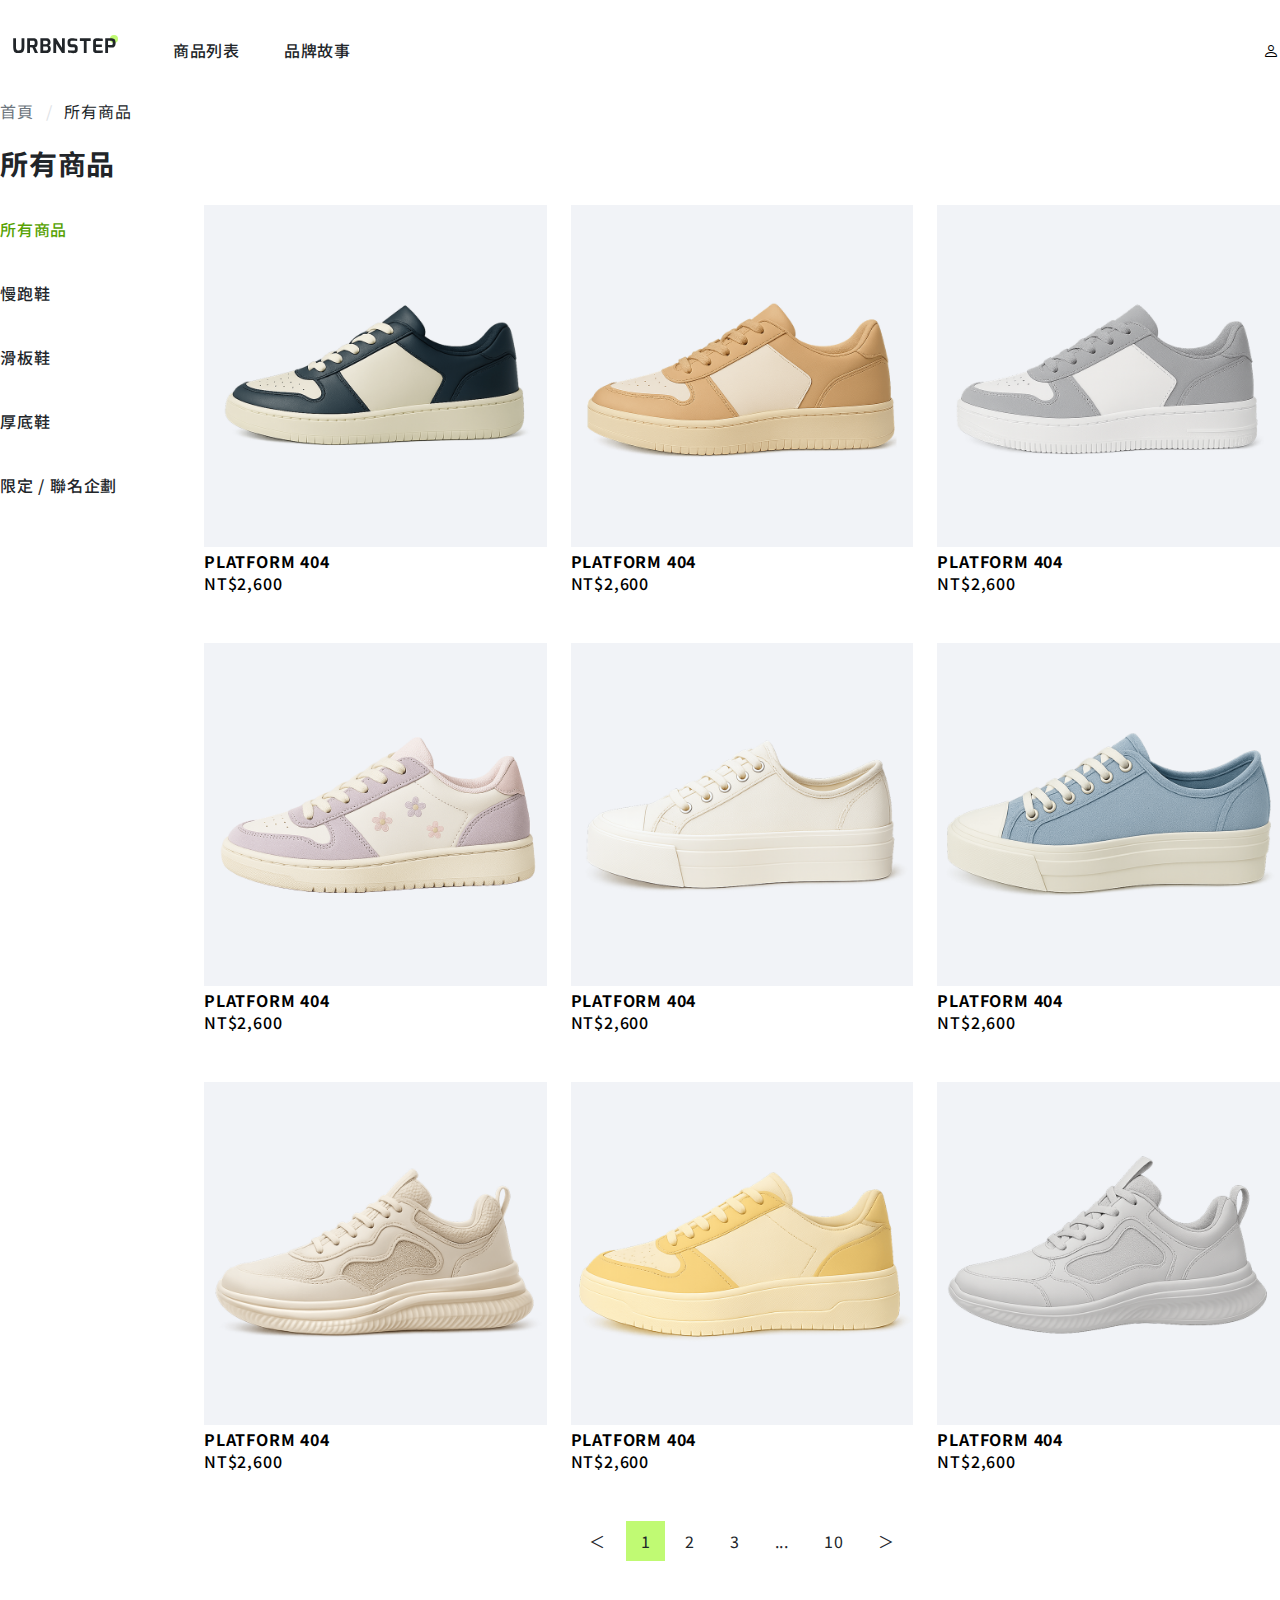
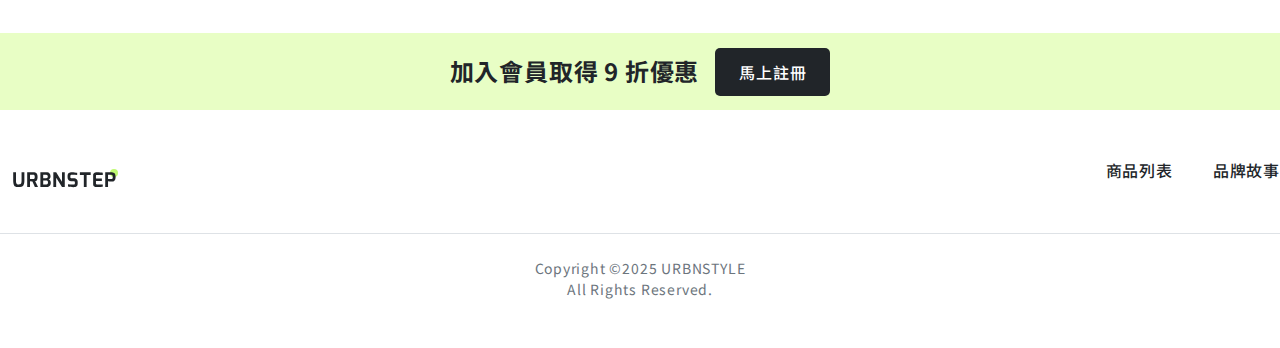
<file: index.html>
<!DOCTYPE html>
<html lang="en">
<head>
    <meta charset="UTF-8">
    <meta name="viewport" content="width=device-width, initial-scale=1.0">
    <title>品牌介紹頁</title>
    <link rel="stylesheet" href="style.css">
    <link rel="stylesheet" href="https://cdn.jsdelivr.net/npm/bootstrap-icons@1.11.3/font/bootstrap-icons.min.css">
    <link rel="preconnect" href="https://fonts.googleapis.com">
    <link rel="preconnect" href="https://fonts.gstatic.com" crossorigin>
    <link href="https://fonts.googleapis.com/css2?family=Noto+Sans+TC:wght@100..900&display=swap" rel="stylesheet">

</head>
<body>
 <div class="header">
    <ul class="header-lift">
      <li><img src="img/logo.svg" alt="logo"></li>
      <li><a href="#">商品列表</a></li>
      <li><a href="#">品牌故事</a></li>
    </ul>
    <div class="person">
      <a href="#">
        <i class="bi bi-person"></i>
      </a>
    </div>
 </div>
 <div class="content">
  <div class="small-title">
    <ul>
      <li class="box1"><a href="#">首頁</a></li>
      <li class="box2">/</li>
      <li class="box3"> <a href="#">所有商品</a></li>
    </ul>
  </div>
  <h2 class="big-title">所有商品</h2>
  <div class="main">
    <ul class="main-lift">
      <li  class="green"><a href="#">所有商品</a></li>
      <li><a href="#">慢跑鞋</a></li>
      <li><a href="#">滑板鞋</a></li>
      <li><a href="#">厚底鞋</a></li>
      <li><a href="#">限定 / 聯名企劃</a></li>
    </ul>
    <div class="main-right">
    <ul class="item">
      <li><a href="merchandise.html"><img src="img/product.png" alt=""></a><h2>PLATFORM 404</h2><p>NT$2,600</p></li>
      <li><a href="#"><img src="img/product-1.png" alt=""></a><h2>PLATFORM 404</h2><p>NT$2,600</p></li>
      <li><a href="#"><img src="img/product-2.png" alt=""></a><h2>PLATFORM 404</h2><p>NT$2,600</p></li>
      <li><a href="#"><img src="img/product-3.png" alt=""></a><h2>PLATFORM 404</h2><p>NT$2,600</p></li>
      <li><a href="#"><img src="img/product-4.png" alt=""></a><h2>PLATFORM 404</h2><p>NT$2,600</p></li>
      <li><a href="#"><img src="img/product-5.png" alt=""></a><h2>PLATFORM 404</h2><p>NT$2,600</p></li>
      <li><a href="#"><img src="img/product-6.png" alt=""></a><h2>PLATFORM 404</h2><p>NT$2,600</p></li>
      <li><a href="#"><img src="img/product-7.png" alt=""></a><h2>PLATFORM 404</h2><p>NT$2,600</p></li>
      <li><a href="#"><img src="img/product-8.png" alt=""></a><h2>PLATFORM 404</h2><p>NT$2,600</p></li>
      

  
    </ul>
    <div class="page">
          <a href="#">＜</a>
          <a href="#" class="page-green">1</a>
          <a href="#">2</a>
          <a href="#">3</a>
          <a href="#">...</a>
          <a href="#">10</a>
          <a href="#">＞</a>
        </div>
    </div>
  </div>
 </div>
 <div class="footer">
  <ul>
    <li class="text">加入會員取得 9 折優惠</li>
    <li class="register"><a href="#">馬上註冊</a></li>
  </ul>
</div>
 <div class="end">
  <div class="end-img">
    <img src="img/logo.svg" alt="">
  </div>
  <ul class="end-list">
    <li class="end-list-lift"><a href="#">商品列表</a></li>
    <li><a href="#">品牌故事</a></li>
  </ul>
 </div>
 <div class="last">
  <p>Copyright ©2025 URBNSTYLE</p>
  <p>All Rights Reserved.</p>
 </div>
</body>
 </html>
</file>
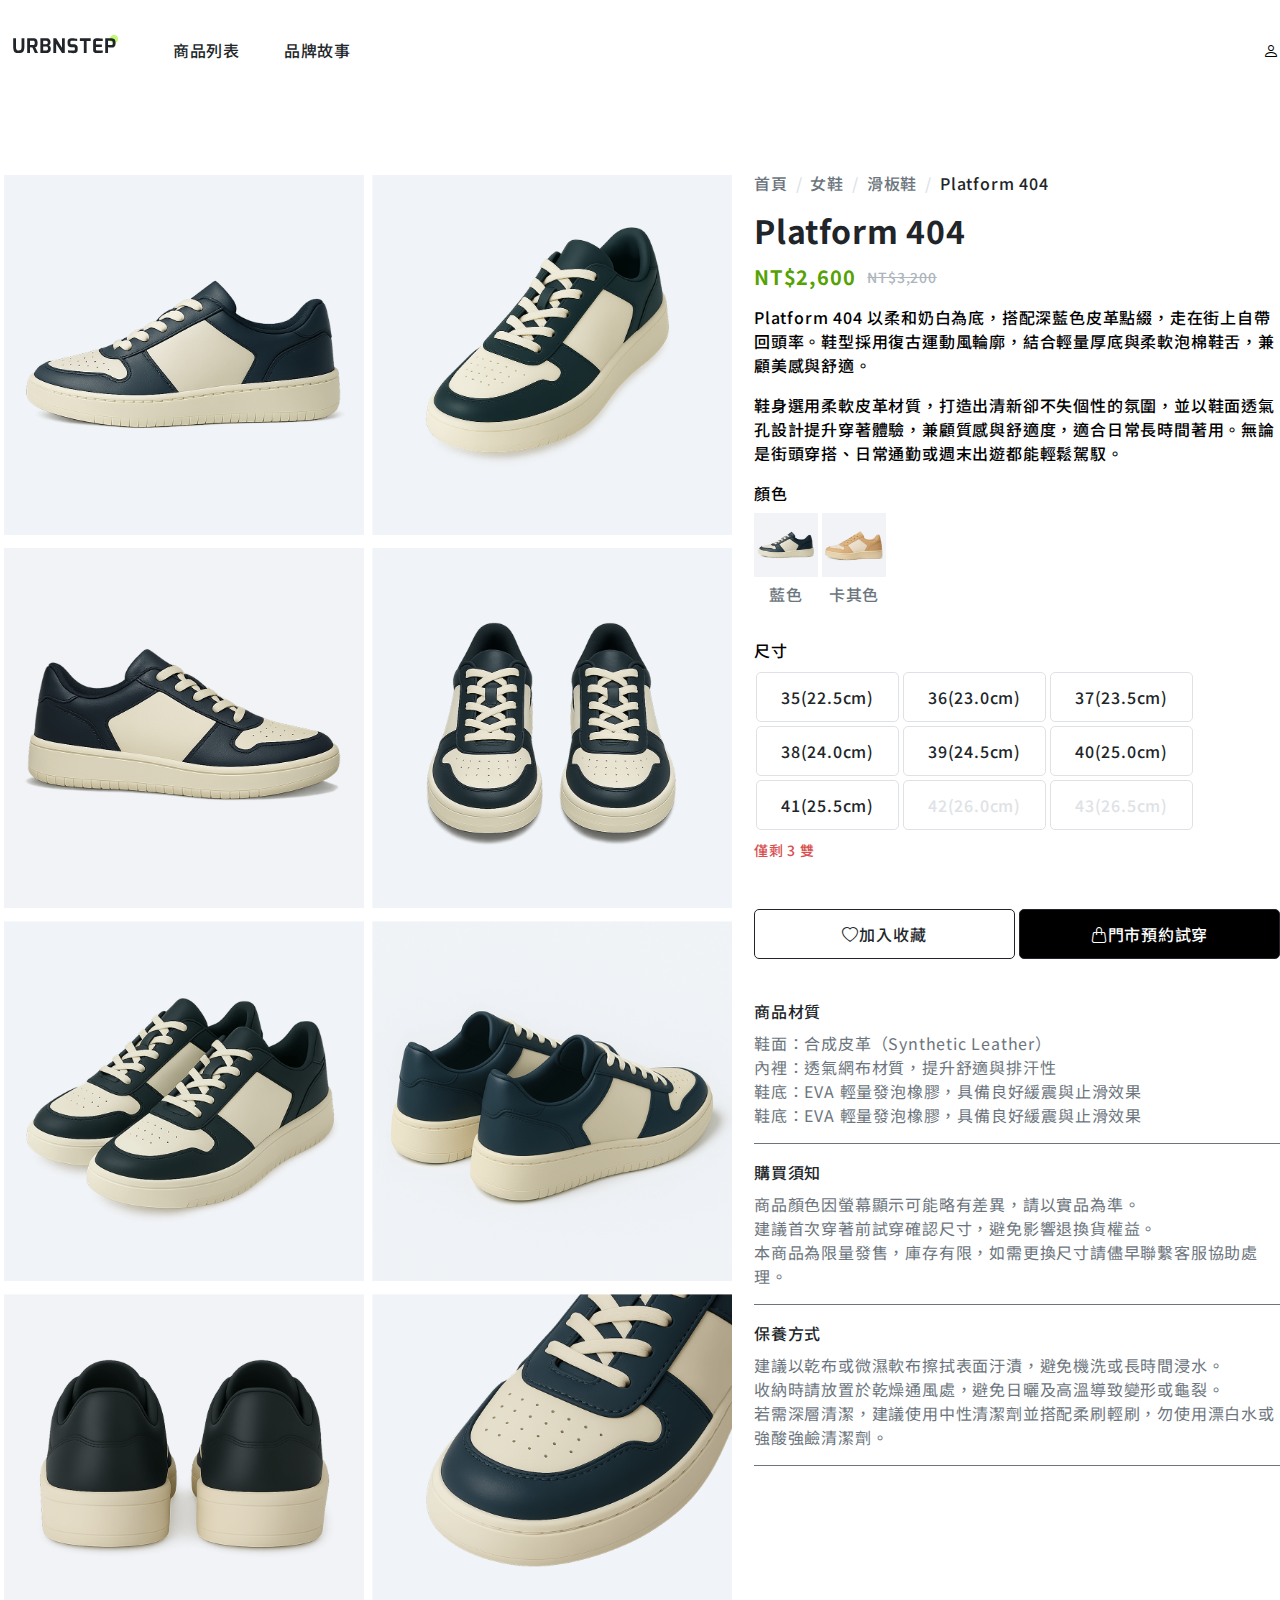
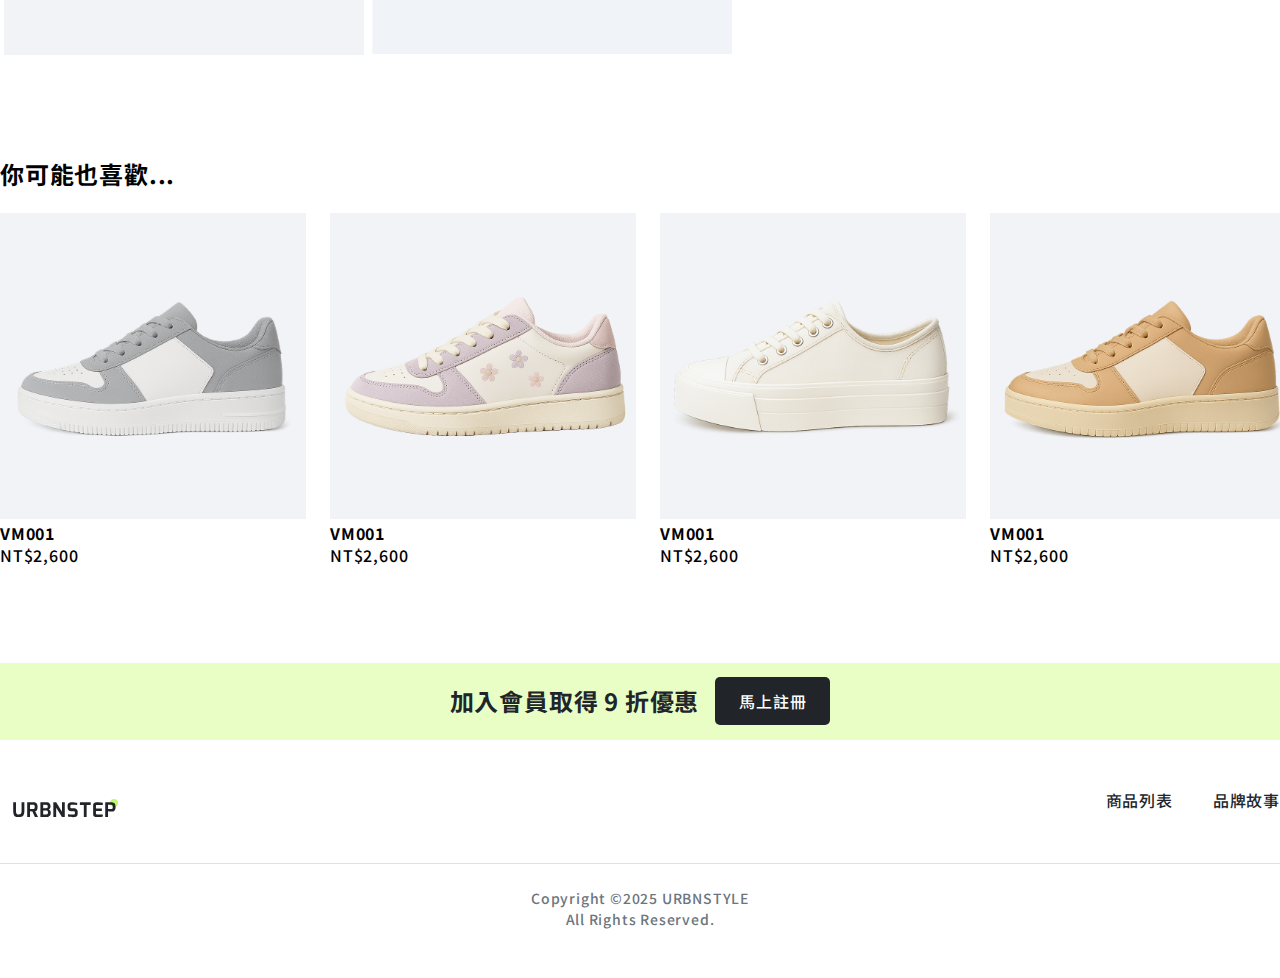
<file: merchandise.html>
<!DOCTYPE html>
<html lang="en">
<head>
    <meta charset="UTF-8">
    <meta name="viewport" content="width=device-width, initial-scale=1.0">
    <title>品牌產品列表頁</title>
    <link rel="stylesheet" href="/style2.css">
    <link rel="stylesheet" href="https://cdn.jsdelivr.net/npm/bootstrap-icons@1.11.3/font/bootstrap-icons.min.css">
    <link rel="preconnect" href="https://fonts.googleapis.com">
    <link rel="preconnect" href="https://fonts.gstatic.com" crossorigin>
    <link href="https://fonts.googleapis.com/css2?family=Noto+Sans+TC:wght@100..900&display=swap" rel="stylesheet">
</head>
<body>
    <div class="header">
    <ul class="header-lift">
      <li><img src="img/logo.svg" alt="logo"></li>
      <li><a href="#">商品列表</a></li>
      <li><a href="#">品牌故事</a></li>
    </ul>
    <div class="person">
      <a href="#">
        <i class="bi bi-personbi bi-person"></i>
      </a>
    </div>
 </div>
 <div class="content">
  <div class="main">
    <div class="main-lift">
        <ul>
            <li><img  src="img/image.png" alt="products-img"></li>
            <li><img src="img/image-1.png" alt="products-img"></li>
            <li><img src="img/image-2.png" alt="products-img"></li>
            <li><img src="img/image-3.png" alt="products-img"></li>
            <li><img src="img/image-4.png" alt="products-img"></li>
            <li><img src="img/image-5.png" alt="products-img"></li>
            <li><img src="img/image-6.png" alt="products-img"></li>
            <li><img src="img/image-7.png" alt="products-img"></li>
        </ul>
    </div>
    <div class="main-right">
        <div class="choose">
            <ul>
                <li><a href="#" >首頁</a></li>
                <li class="white">/</li>
                <li><a href="#" >女鞋</a></li>
                <li class="white">/</li>
                <li><a href="#">滑板鞋</a></li>
                <li class="white">/</li>
                <li ><a href="#" class="black">Platform 404</a></li>
            </ul>
        </div>
        <h2>Platform 404</h2>
        <ul class="price">
          <li class="sale">NT$2,600</li>
          <li class="o-p">NT$3,200</li>
        </ul>
        <p class="text">Platform 404 以柔和奶白為底，搭配深藍色皮革點綴，走在街上自帶回頭率。鞋型採用復古運動風輪廓，結合輕量厚底與柔軟泡棉鞋舌，兼顧美感與舒適。</p>
        <p class="text">鞋身選用柔軟皮革材質，打造出清新卻不失個性的氛圍，並以鞋面透氣孔設計提升穿著體驗，兼顧質感與舒適度，適合日常長時間著用。無論是街頭穿搭、日常通勤或週末出遊都能輕鬆駕馭。</p>
        <h3>顏色</h3>
        <ul class="color">
            <li><img src="/img/product.png" alt=""><p>藍色</p></li>
            <li><img src="/img/product-1.png" alt=""><p>卡其色</p></li>
        </ul>
        <h3>尺寸</h3>
        <ul class="size">
          <li><a href="#">35(22.5cm)</a></li>
          <li><a href="#">36(23.0cm)</a></li>
          <li><a href="#">37(23.5cm)</a></li>
          <li><a href="#">38(24.0cm)</a></li>
          <li><a href="#">39(24.5cm)</a></li>
          <li><a href="#">40(25.0cm)</a></li>
          <li><a href="#">41(25.5cm)</a></li>
          <li><a href="#" class="none">42(26.0cm)</a></li>
          <li><a href="#" class="none">43(26.5cm)</a></li>
        </ul>
        <p class="sku">僅剩 3 雙</p>
        <ul class="try">
          <li><a href="#" class="box1"><i class="bi bi-heart pr-8 ">加入收藏</i></a></li>
          <li><a href="#" class="box2"><i class="bi bi-handbag pr-8">門市預約試穿</i></a></li>
        </ul>
        <div class="data">
          <ul class="material">
          <li class="subtitle">商品材質</li>
          <li>鞋面：合成皮革（Synthetic Leather）</li>
          <li>內裡：透氣網布材質，提升舒適與排汗性</li>
          <li>鞋底：EVA 輕量發泡橡膠，具備良好緩震與止滑效果</li>
          <li>鞋底：EVA 輕量發泡橡膠，具備良好緩震與止滑效果</li>
        </ul>
        <ul class="notice">
          <li class="subtitle">購買須知</li>
          <li>商品顏色因螢幕顯示可能略有差異，請以實品為準。</li>
          <li>建議首次穿著前試穿確認尺寸，避免影響退換貨權益。</li>
          <li>本商品為限量發售，庫存有限，如需更換尺寸請儘早聯繫客服協助處理。</li>
        </ul>
        <ul class="maintenance">
          <li class="subtitle">保養方式</li>
          <li>建議以乾布或微濕軟布擦拭表面汙漬，避免機洗或長時間浸水。</li>
          <li>收納時請放置於乾燥通風處，避免日曬及高溫導致變形或龜裂。</li>
          <li>若需深層清潔，建議使用中性清潔劑並搭配柔刷輕刷，勿使用漂白水或強酸強鹼清潔劑。</li>
        </ul>
        
        </div>
    </div>
  </div>
      <div class="maybe">
      <h2>你可能也喜歡...</h2>
      <ul class="Recommended">
        <li><a href="#"><img src="/img/product-2.png" alt="img"></a><h4>VM001</h4><p>NT$2,600</p></li>
        <li><a href="#"><img src="/img/product-3.png" alt="img"></a><h4>VM001</h4><p>NT$2,600</p></li>
        <li><a href="#"><img src="/img/product-4.png" alt="img"></a><h4>VM001</h4><p>NT$2,600</p></li>
        <li><a href="#"><img src="/img/product-1.png" alt="img"></a><h4>VM001</h4><p>NT$2,600</p></li>
      </ul>
    </div>
</div>
 <div class="footer">
  <ul>
    <li class="text">加入會員取得 9 折優惠</li>
    <li class="register"><a href="#">馬上註冊</a></li>
  </ul>
</div>
 <div class="end">
  <div class="end-img">
    <img src="img/logo.svg" alt="">
  </div>
  <ul class="end-list">
    <li class="end-list-lift"><a href="#">商品列表</a></li>
    <li><a href="#">品牌故事</a></li>
  </ul>
 </div>
 <div class="last">
  <p>Copyright ©2025 URBNSTYLE</p>
  <p>All Rights Reserved.</p>
 </div>
</body>
</html>
</file>
<file: style.css>
/* http://meyerweb.com/eric/tools/css/reset/ 
   v2.0 | 20110126
   License: none (public domain)
*/

html, body, div, span, applet, object, iframe,
h1, h2, h3, h4, h5, h6, p, blockquote, pre,
a, abbr, acronym, address, big, cite, code,
del, dfn, em, img, ins, kbd, q, s, samp,
small, strike, strong, sub, sup, tt, var,
b, u, i, center,
dl, dt, dd, ol, ul, li,
fieldset, form, label, legend,
table, caption, tbody, tfoot, thead, tr, th, td,
article, aside, canvas, details, embed, 
figure, figcaption, footer, header, hgroup, 
menu, nav, output, ruby, section, summary,
time, mark, audio, video {
	margin: 0;
	padding: 0;
	border: 0;
	font-size: 100%;
	font: inherit;
	vertical-align: baseline;
}
/* HTML5 display-role reset for older browsers */
article, aside, details, figcaption, figure, 
footer, header, hgroup, menu, nav, section {
	display: block;
}
body {
	line-height: 1;
}
ol, ul {
	list-style: none;
}
blockquote, q {
	quotes: none;
}
blockquote:before, blockquote:after,
q:before, q:after {
	content: '';
	content: none;
}

table {
	border-collapse: collapse;
	border-spacing: 0;
}
body{
    line-height: 1.5;
	letter-spacing: 0.05em;
	font-family: "Noto Sans TC", sans-serif;
}
a{
	text-decoration: none;
}
.header{
	max-width:1296px;
	margin: 0 auto;
	display: flex;
	justify-content: space-between;
	align-items: center;
	margin-top: 24px;
}
.header-lift{
	width: 351px;
	display: flex;
	align-items: center;
	justify-content: space-between;
	font-weight: 500;

}
.header-lift li a{
	color: #212529;
}
.person i{
	color:black;
}
.content{
	max-width: 1296px;
	margin: 0 auto;
}
.main{
	display: flex;
	justify-content: space-between;
}
.main-lift{
	width: 196px;
}
.small-title ul{
	display: flex;
	margin: 24px 0px;
}
.box1 a{
	color: #6C757D;
}
.box2{
	color: #DEE2E6;
	padding: 0px 12px;
}
.box3 a{
	color: #212529;
}
.big-title {
	font-size: 28px;
	color: #212529;
	font-weight: 700;
	line-height: 1.2;
	margin-bottom: 24px;
}
.main-lift li{
	padding: 12px 0px;
	margin-bottom: 16px;
}
.main-lift a{
	color: #212529;
	font-weight: 500;
}
.main-lift a:hover{
	color: #57A203;
}
.green a{
	color: #57A203;
}
.item{
	max-width: 1076px;
	display: flex;
	justify-content: space-between;
	flex-wrap: wrap;
}

.item img{
	
	width: 342.67px;
}
.item h2{
	line-height: 1.2;
	font-weight: 700;
}
.item p{
	font-weight: 500;
}
.item li{
	margin-bottom: 48px;
}
.page{
	max-width: 336px;
	margin: 0 auto;
	display: flex;
	justify-content: space-between;
	/* margin-top: 48px; */
	margin-bottom: 24px;
}
.page a{
	color: #212529;
	padding: 8px 15px;
}
.page a:hover{
	background-color: #C0FA73;
}
.page-green{
	background-color: #C0FA73;
}
.footer ul{
	display: flex;
	background: #E8FEC5;
	justify-content: center;
	align-items: center;
	padding: 24px 0px;
	margin: 48px 0px;
}
.footer .text{
	font-size: 24px;
	font-weight: 700;
	color: #212529;
	margin-right: 16px;
	line-height: 1.2;
}
.footer a{
	background-color: #212529;
	color: white;
	padding: 12px 24px;
	border-radius: 5px;
	font-weight: 500;
}
.end{
	max-width: 1296px ;
	display: flex;
	justify-content: space-between;
	margin: 0 auto;
	padding-bottom: 24px;
	border-bottom: 1px solid #DEE2E6;
}
.end-list{
	display: flex;
}
.end-list a{
	color:#212529 ;
	font-weight: 500;
}
.end-list-lift{
	margin-right: 40px;
}
.last{
	text-align: center;
	font-size: 14px;
	color: #6C757D;
	padding-top: 24px;
	padding-bottom: 48px;
}
</file>
<file: style2.css>
/* http://meyerweb.com/eric/tools/css/reset/ 
   v2.0 | 20110126
   License: none (public domain)
*/

html, body, div, span, applet, object, iframe,
h1, h2, h3, h4, h5, h6, p, blockquote, pre,
a, abbr, acronym, address, big, cite, code,
del, dfn, em, img, ins, kbd, q, s, samp,
small, strike, strong, sub, sup, tt, var,
b, u, i, center,
dl, dt, dd, ol, ul, li,
fieldset, form, label, legend,
table, caption, tbody, tfoot, thead, tr, th, td,
article, aside, canvas, details, embed, 
figure, figcaption, footer, header, hgroup, 
menu, nav, output, ruby, section, summary,
time, mark, audio, video {
	margin: 0;
	padding: 0;
	border: 0;
	font-size: 100%;
	font: inherit;
	vertical-align: baseline;
}
/* HTML5 display-role reset for older browsers */
article, aside, details, figcaption, figure, 
footer, header, hgroup, menu, nav, section {
	display: block;
}
body {
	line-height: 1;
}
ol, ul {
	list-style: none;
}
blockquote, q {
	quotes: none;
}
blockquote:before, blockquote:after,
q:before, q:after {
	content: '';
	content: none;
}
table {
	border-collapse: collapse;
	border-spacing: 0;
}
body{
    line-height: 1.5;
	letter-spacing: 0.05em;
	font-weight: 500;
	font-family: "Noto Sans TC", sans-serif;
}
a{
	text-decoration: none;
}
.d-f{
	display: flex;
}
.header{
	max-width:1296px;
	margin: 0 auto;
	display: flex;
	justify-content: space-between;
	align-items: center;
	margin-top: 24px;
}
.header-lift{
	width: 351px;
	display: flex;
	align-items: center;
	justify-content: space-between;
	font-weight: 500;

}
.header-lift li a{
	color: #212529;
}
.person i{
	color:black;
}
.content{
	max-width: 1296px;
	margin: 0 auto;
	margin-top: 96px;
	margin-bottom: 96px;
}
.main{
	display: flex;
	justify-content: space-between;
	margin-bottom: 96px;
}
.main-lift{
	max-width: 746px;

}
.main-lift ul{
	display: flex;
	flex-wrap: wrap;
}
.main-lift img{
	/* display: block; */
	max-width: 360px;
	height: auto;
    margin: 4px;
}
.choose{
	margin-bottom: 16px;
}
.choose ul{
	display: flex;
}
.choose  a{
	color: #6C757D;
}
.white{
	color: #DEE2E6;
	padding: 0px 8px;
}
.choose .black{
	color: #212529;
}
.main-right h2{
	line-height: 1.2;
	font-size: 32px;
	font-weight: 700;
	color: #212529;
	margin-bottom: 16px;
}
.price{
	display: flex;
	align-items: center;
	margin-bottom: 16px;
}
.sale{
	font-size: 20px;
	font-weight: 700;
	line-height: 1.2;
	color: #57A203;
	margin-right: 12px;
}
.o-p{
	font-size: 14px;
	color: #ADB5BD;
	text-decoration:line-through;
}
.main-right p{
	margin-bottom: 16px;
}
.main-right h3{
	margin-bottom: 8px;
}

.color{
	display: flex;
	color: #6C757D;
	margin-bottom: 16px;
}
.color li{
	margin-right: 4px;
	text-align: center;
}
.size{
	display: flex;
	flex-wrap: wrap;
	margin-bottom: 8px;
}
.size a{
	display: block;
	border: 1px solid #DEE2E6;
	padding: 12px 24px;
	border-radius: 5px;
	margin: 2px;
	color: #212529;
}
.size a:hover{
	border: 1px solid #212529;
}
.main-right .sku{
	color: #D74F4F;
	font-size: 14px;
	margin-bottom: 48px;
}
.size .none{
	color: #DEE2E6;
	cursor: no-drop;
}
.try{
	display: flex;
}
.try a{
	display: block;
	width: 259px;
	height: 48px;
	display: flex;
	justify-content: center;
	align-items: center;
	border: 1px solid #212529;
	color: #212529;
	margin-right: 4px;
	border-radius: 5px;
	margin-bottom: 24px;
}
.try .box2{
  color: white;
  background-color: black;
}
.box2:hover{
	background: white;
	color: #212529;
}
.box1:hover{
	color: white;
	background: black;
}
.data ul{
	margin-top: 16px;
	padding-bottom: 16px;
	border-bottom: 1px solid #6C757D;
}
.data li{
	font-weight: 400;
	color: #6C757D;
}
.data .subtitle{
	margin-bottom: 8px;
	color: #212529;
	font-weight: 500;
}

.main-right{
	max-width: 526px;
}
.main-right img{
	max-width: 64px;
}
.maybe{
	width: 1296px;
	margin: 0 auto;
}
.maybe h2{
	font-size: 24px;
	line-height: 1.2;
	font-weight: 700;
	margin-top: 48px;
	margin-bottom: 24px;
}
.maybe h4{
	font-weight: 700;
	line-height: 1.2;
}
.maybe img{
	max-width: 306px;
}
.Recommended{
	display: flex;
	justify-content: space-between;
}
.footer ul{
	display: flex;
	background: #E8FEC5;
	justify-content: center;
	align-items: center;
	padding: 24px 0px;
	margin: 48px 0px;
}

.footer .text{
	font-size: 24px;
	font-weight: 700;
	color: #212529;
	margin-right: 16px;
	line-height: 1.2;
}
.footer a{
	background-color: #212529;
	color: white;
	padding: 12px 24px;
	border-radius: 5px;
	font-weight: 500;
}
.end{
	max-width:1296px;
	display: flex;
	justify-content: space-between;
	margin: 0 auto;
	padding-bottom: 24px;
	border-bottom: 1px solid #DEE2E6;
}
.end-list{
	display: flex;
}
.end-list a{
	color:#212529 ;
	font-weight: 500;
}
.end-list-lift{
	margin-right: 40px;
}
.last{
	text-align: center;
	font-size: 14px;
	color: #6C757D;
	padding-top: 24px;
	padding-bottom: 48px;
}
</file>
